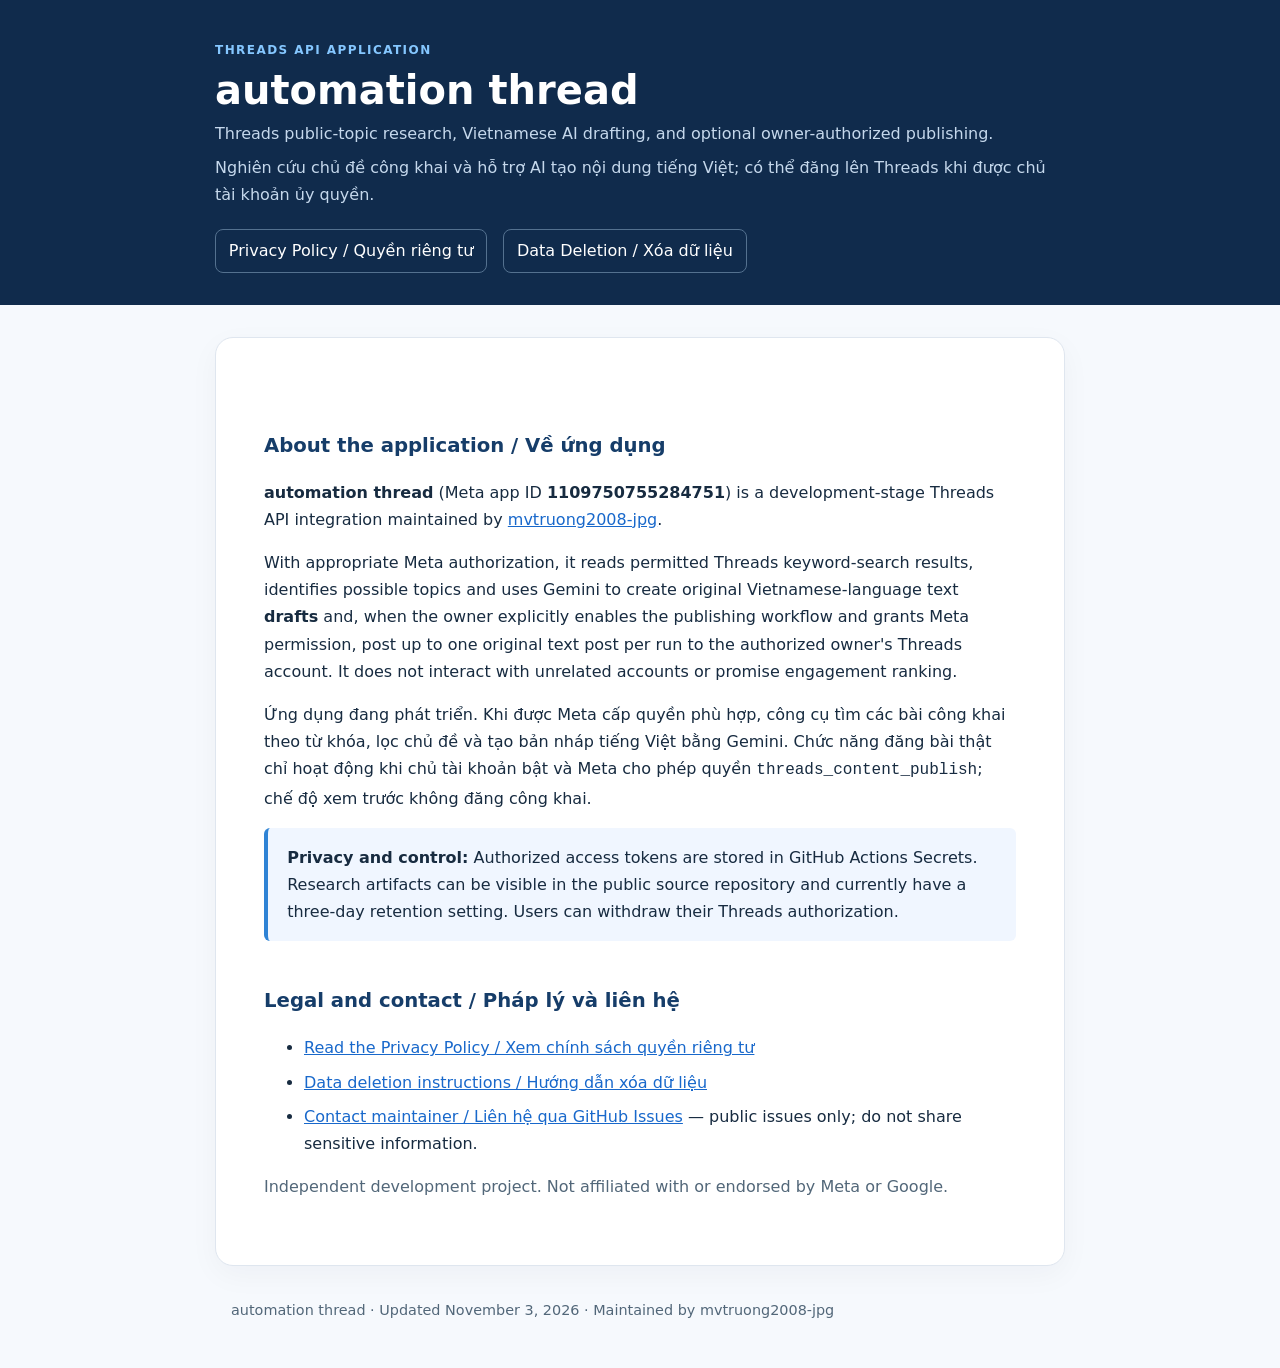
<file: docs/index.html>
<!doctype html>
<html lang="en"><head><meta charset="utf-8"><meta name="viewport" content="width=device-width,initial-scale=1">
<meta name="robots" content="index,follow"><title>automation thread | Official app information</title>
<meta name="description" content="Information, privacy policy and data deletion details for automation thread, a Meta Threads research and AI drafting app.">
<link rel="stylesheet" href="assets/site.css"></head>
<body><header><div class="container">
<div class="eyebrow">Threads API application</div><h1>automation thread</h1>
<p>Threads public-topic research, Vietnamese AI drafting, and optional owner-authorized publishing.</p>
<p>Nghiên cứu chủ đề công khai và hỗ trợ AI tạo nội dung tiếng Việt; có thể đăng lên Threads khi được chủ tài khoản ủy quyền.</p>
<nav><a href="privacy-policy/">Privacy Policy / Quyền riêng tư</a><a href="data-deletion/">Data Deletion / Xóa dữ liệu</a></nav>
</div></header><main>
<h2>About the application / Về ứng dụng</h2>
<p><strong>automation thread</strong> (Meta app ID <strong>1109750755284751</strong>) is a development-stage Threads API integration maintained by <a href="https://github.com/mvtruong2008-jpg">mvtruong2008-jpg</a>.</p>
<p>With appropriate Meta authorization, it reads permitted Threads keyword-search results, identifies possible topics and uses Gemini to create original Vietnamese-language text <strong>drafts</strong> and, when the owner explicitly enables the publishing workflow and grants Meta permission, post up to one original text post per run to the authorized owner's Threads account. It does not interact with unrelated accounts or promise engagement ranking.</p>
<p>Ứng dụng đang phát triển. Khi được Meta cấp quyền phù hợp, công cụ tìm các bài công khai theo từ khóa, lọc chủ đề và tạo bản nháp tiếng Việt bằng Gemini. Chức năng đăng bài thật chỉ hoạt động khi chủ tài khoản bật và Meta cho phép quyền <code>threads_content_publish</code>; chế độ xem trước không đăng công khai.</p>
<div class="notice"><strong>Privacy and control:</strong> Authorized access tokens are stored in GitHub Actions Secrets. Research artifacts can be visible in the public source repository and currently have a three-day retention setting. Users can withdraw their Threads authorization.</div>
<h2>Legal and contact / Pháp lý và liên hệ</h2>
<ul><li><a href="privacy-policy/">Read the Privacy Policy / Xem chính sách quyền riêng tư</a></li>
<li><a href="data-deletion/">Data deletion instructions / Hướng dẫn xóa dữ liệu</a></li>
<li><a href="https://github.com/mvtruong2008-jpg/binance-square-ai-bot/issues">Contact maintainer / Liên hệ qua GitHub Issues</a> — public issues only; do not share sensitive information.</li></ul>
<p class="muted">Independent development project. Not affiliated with or endorsed by Meta or Google.</p>
</main><footer>automation thread · Updated November 3, 2026 · Maintained by mvtruong2008-jpg</footer></body></html>
</file>
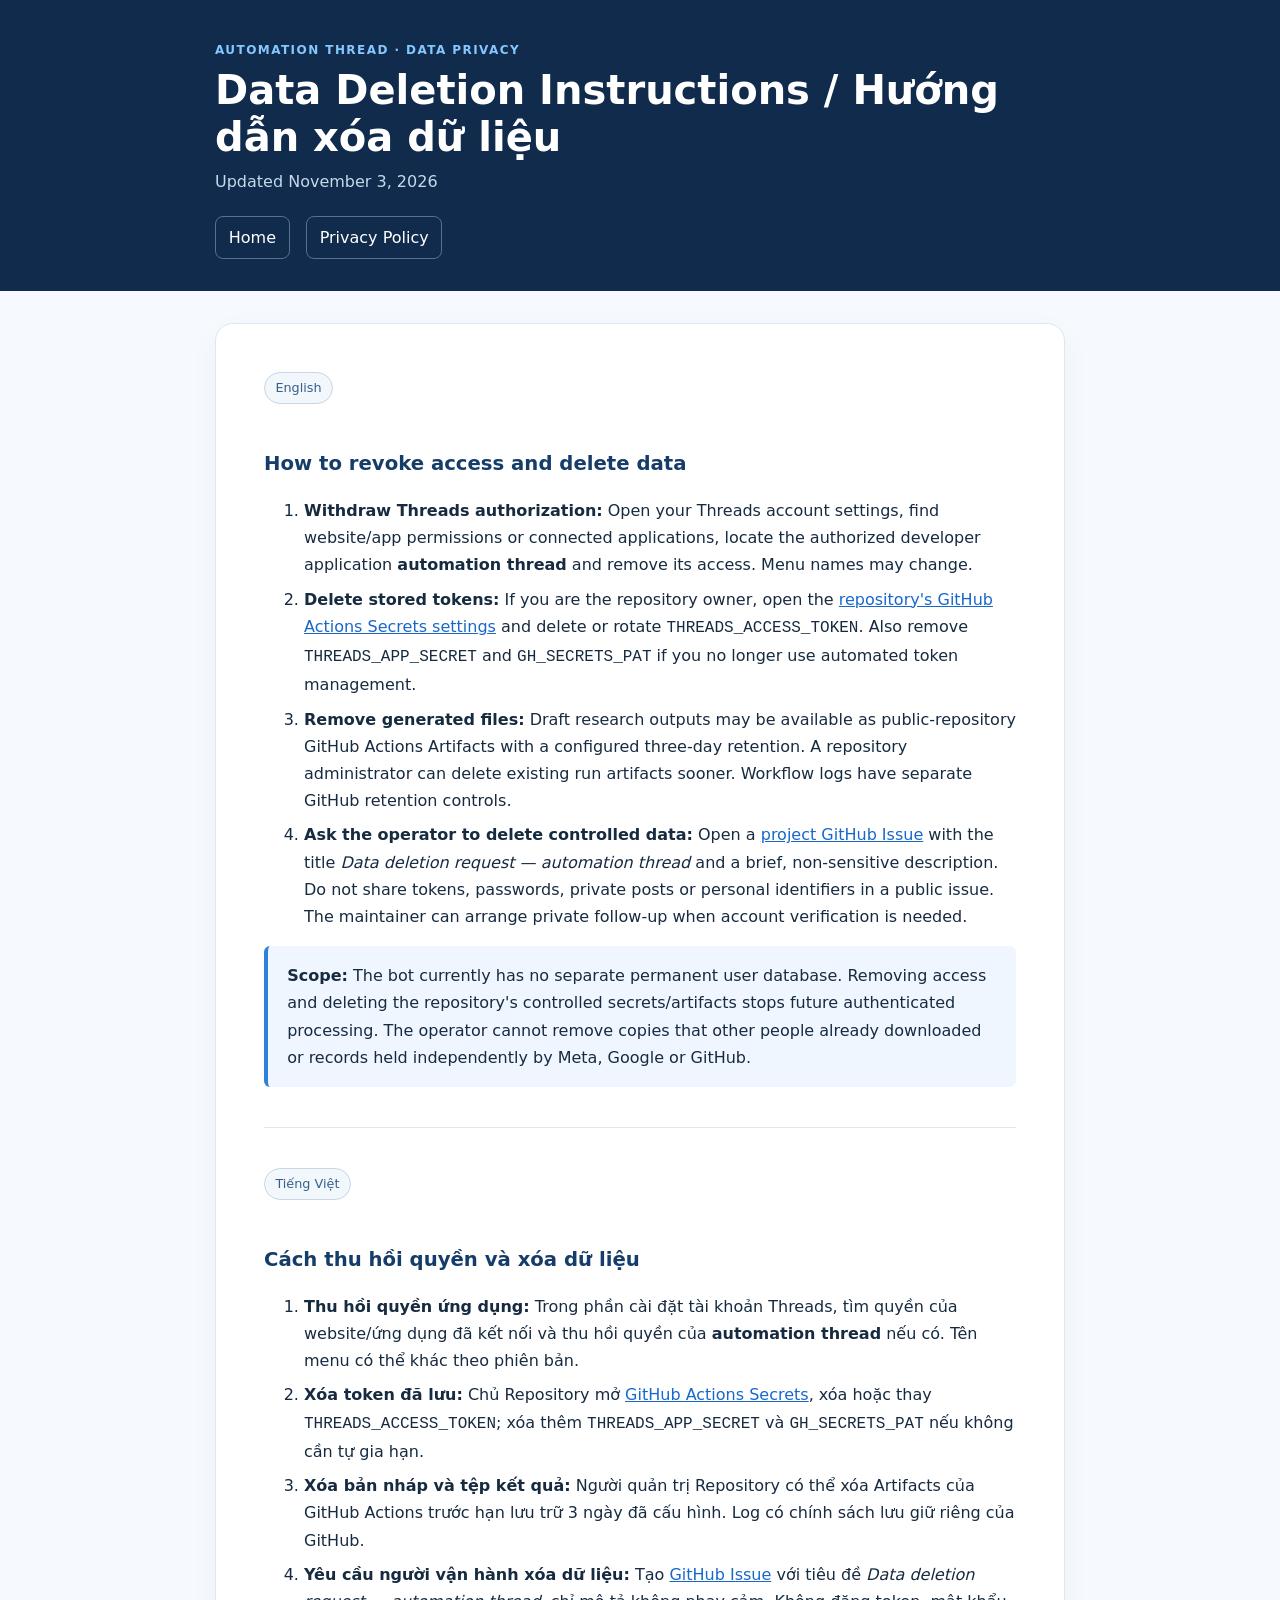
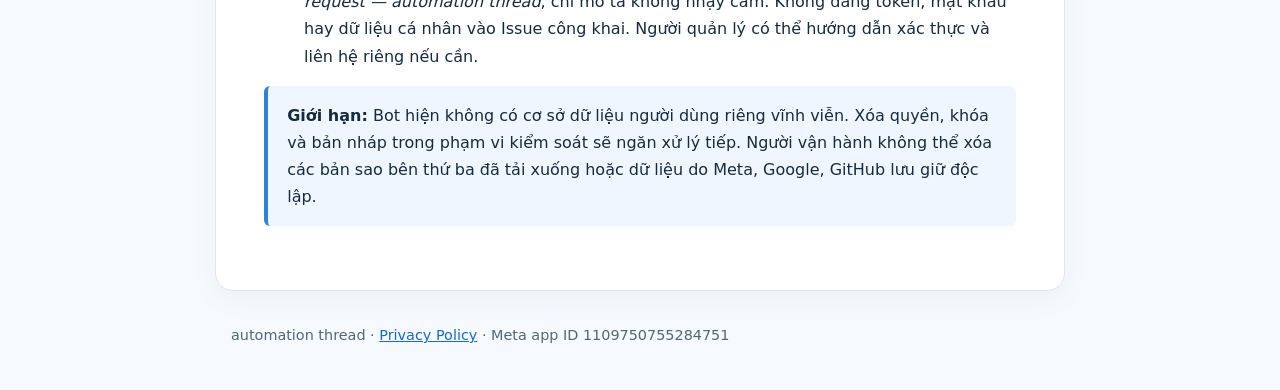
<file: docs/data-deletion/index.html>
<!doctype html><html lang="en"><head><meta charset="utf-8"><meta name="viewport" content="width=device-width,initial-scale=1"><meta name="robots" content="index,follow"><title>Data Deletion | automation thread</title><link rel="stylesheet" href="../assets/site.css"></head><body>
<header><div class="container"><div class="eyebrow">automation thread · Data privacy</div><h1>Data Deletion Instructions / Hướng dẫn xóa dữ liệu</h1><p>Updated November 3, 2026</p><nav><a href="../">Home</a><a href="../privacy-policy/">Privacy Policy</a></nav></div></header>
<main>
<section lang="en"><span class="lang">English</span>
<h2>How to revoke access and delete data</h2>
<ol>
<li><strong>Withdraw Threads authorization:</strong> Open your Threads account settings, find website/app permissions or connected applications, locate the authorized developer application <strong>automation thread</strong> and remove its access. Menu names may change.</li>
<li><strong>Delete stored tokens:</strong> If you are the repository owner, open the <a href="https://github.com/mvtruong2008-jpg/binance-square-ai-bot/settings/secrets/actions">repository's GitHub Actions Secrets settings</a> and delete or rotate <code>THREADS_ACCESS_TOKEN</code>. Also remove <code>THREADS_APP_SECRET</code> and <code>GH_SECRETS_PAT</code> if you no longer use automated token management.</li>
<li><strong>Remove generated files:</strong> Draft research outputs may be available as public-repository GitHub Actions Artifacts with a configured three-day retention. A repository administrator can delete existing run artifacts sooner. Workflow logs have separate GitHub retention controls.</li>
<li><strong>Ask the operator to delete controlled data:</strong> Open a <a href="https://github.com/mvtruong2008-jpg/binance-square-ai-bot/issues">project GitHub Issue</a> with the title <em>Data deletion request — automation thread</em> and a brief, non-sensitive description. Do not share tokens, passwords, private posts or personal identifiers in a public issue. The maintainer can arrange private follow-up when account verification is needed.</li>
</ol>
<p class="notice"><strong>Scope:</strong> The bot currently has no separate permanent user database. Removing access and deleting the repository's controlled secrets/artifacts stops future authenticated processing. The operator cannot remove copies that other people already downloaded or records held independently by Meta, Google or GitHub.</p>
</section><hr>
<section lang="vi"><span class="lang">Tiếng Việt</span><h2>Cách thu hồi quyền và xóa dữ liệu</h2>
<ol><li><strong>Thu hồi quyền ứng dụng:</strong> Trong phần cài đặt tài khoản Threads, tìm quyền của website/ứng dụng đã kết nối và thu hồi quyền của <strong>automation thread</strong> nếu có. Tên menu có thể khác theo phiên bản.</li>
<li><strong>Xóa token đã lưu:</strong> Chủ Repository mở <a href="https://github.com/mvtruong2008-jpg/binance-square-ai-bot/settings/secrets/actions">GitHub Actions Secrets</a>, xóa hoặc thay <code>THREADS_ACCESS_TOKEN</code>; xóa thêm <code>THREADS_APP_SECRET</code> và <code>GH_SECRETS_PAT</code> nếu không cần tự gia hạn.</li>
<li><strong>Xóa bản nháp và tệp kết quả:</strong> Người quản trị Repository có thể xóa Artifacts của GitHub Actions trước hạn lưu trữ 3 ngày đã cấu hình. Log có chính sách lưu giữ riêng của GitHub.</li>
<li><strong>Yêu cầu người vận hành xóa dữ liệu:</strong> Tạo <a href="https://github.com/mvtruong2008-jpg/binance-square-ai-bot/issues">GitHub Issue</a> với tiêu đề <em>Data deletion request — automation thread</em>, chỉ mô tả không nhạy cảm. Không đăng token, mật khẩu hay dữ liệu cá nhân vào Issue công khai. Người quản lý có thể hướng dẫn xác thực và liên hệ riêng nếu cần.</li></ol>
<p class="notice"><strong>Giới hạn:</strong> Bot hiện không có cơ sở dữ liệu người dùng riêng vĩnh viễn. Xóa quyền, khóa và bản nháp trong phạm vi kiểm soát sẽ ngăn xử lý tiếp. Người vận hành không thể xóa các bản sao bên thứ ba đã tải xuống hoặc dữ liệu do Meta, Google, GitHub lưu giữ độc lập.</p>
</section></main><footer>automation thread · <a href="../privacy-policy/">Privacy Policy</a> · Meta app ID 1109750755284751</footer>
</body></html>
</file>
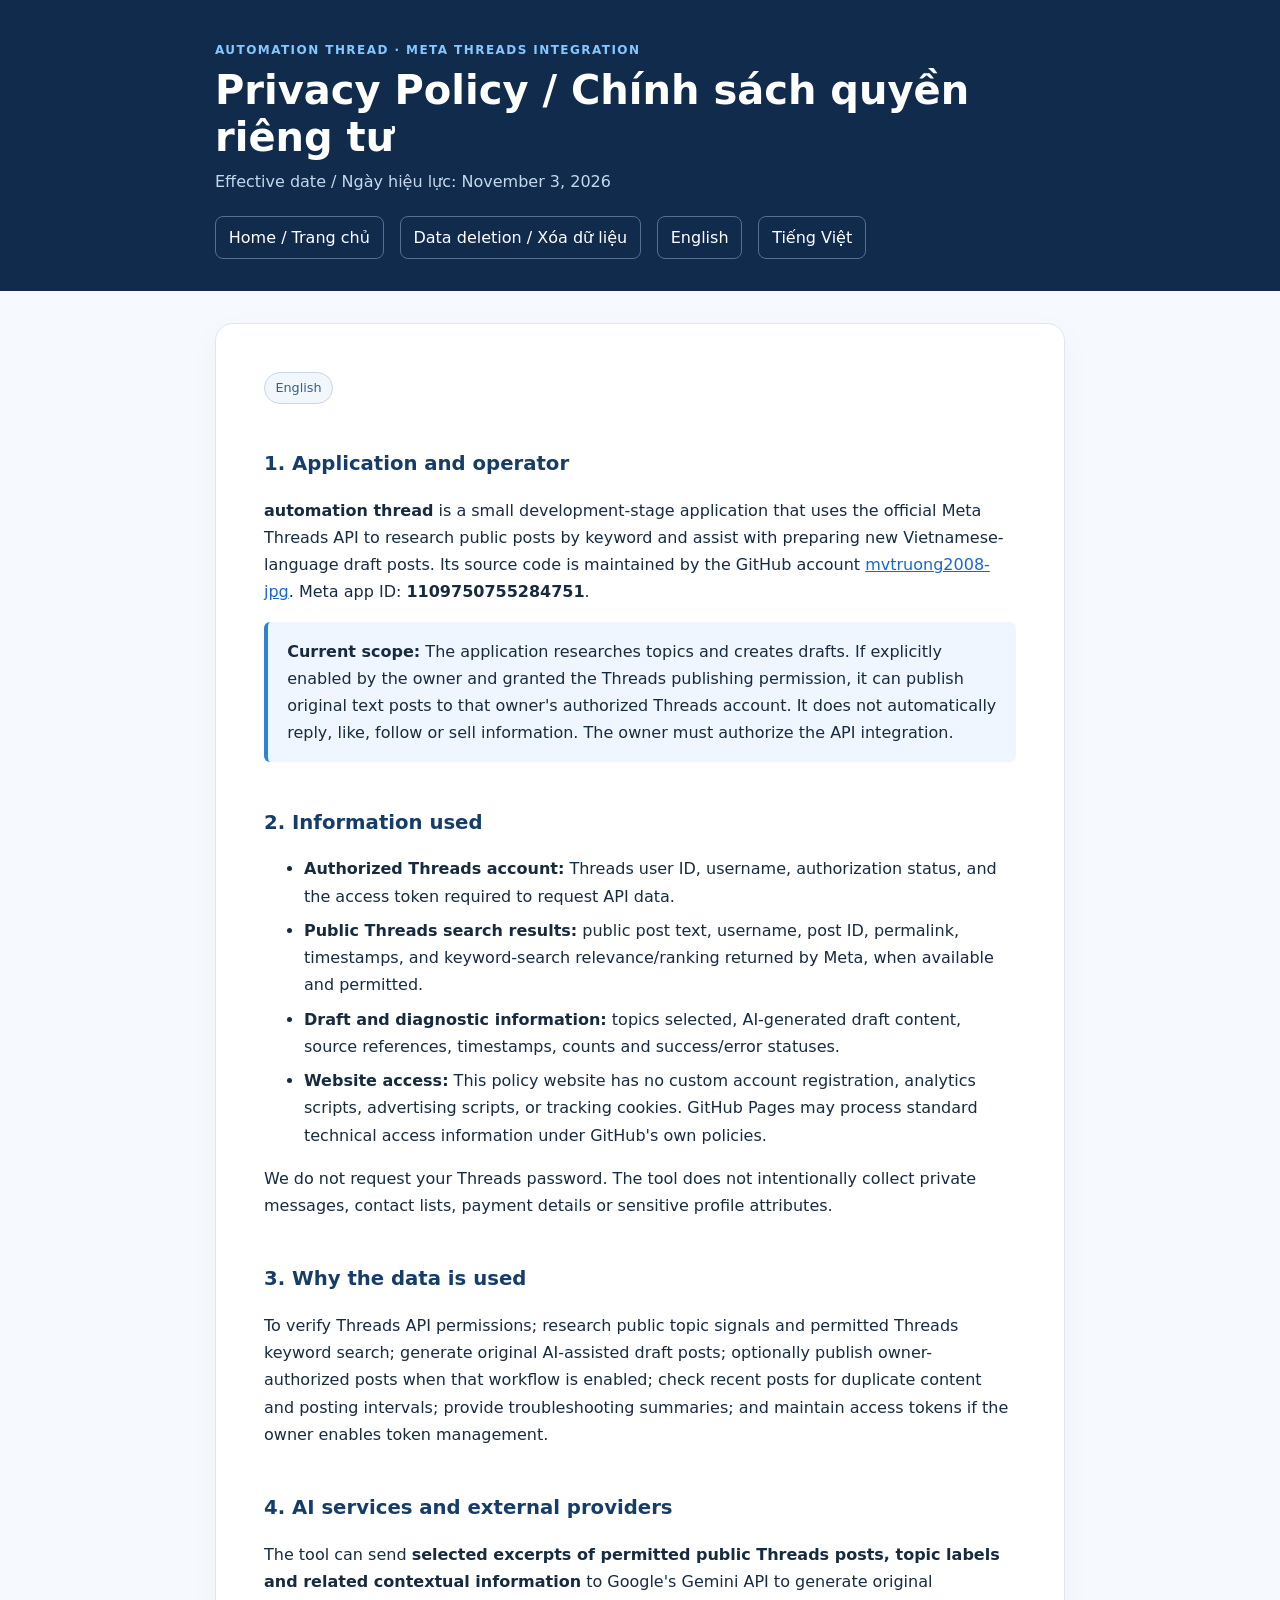
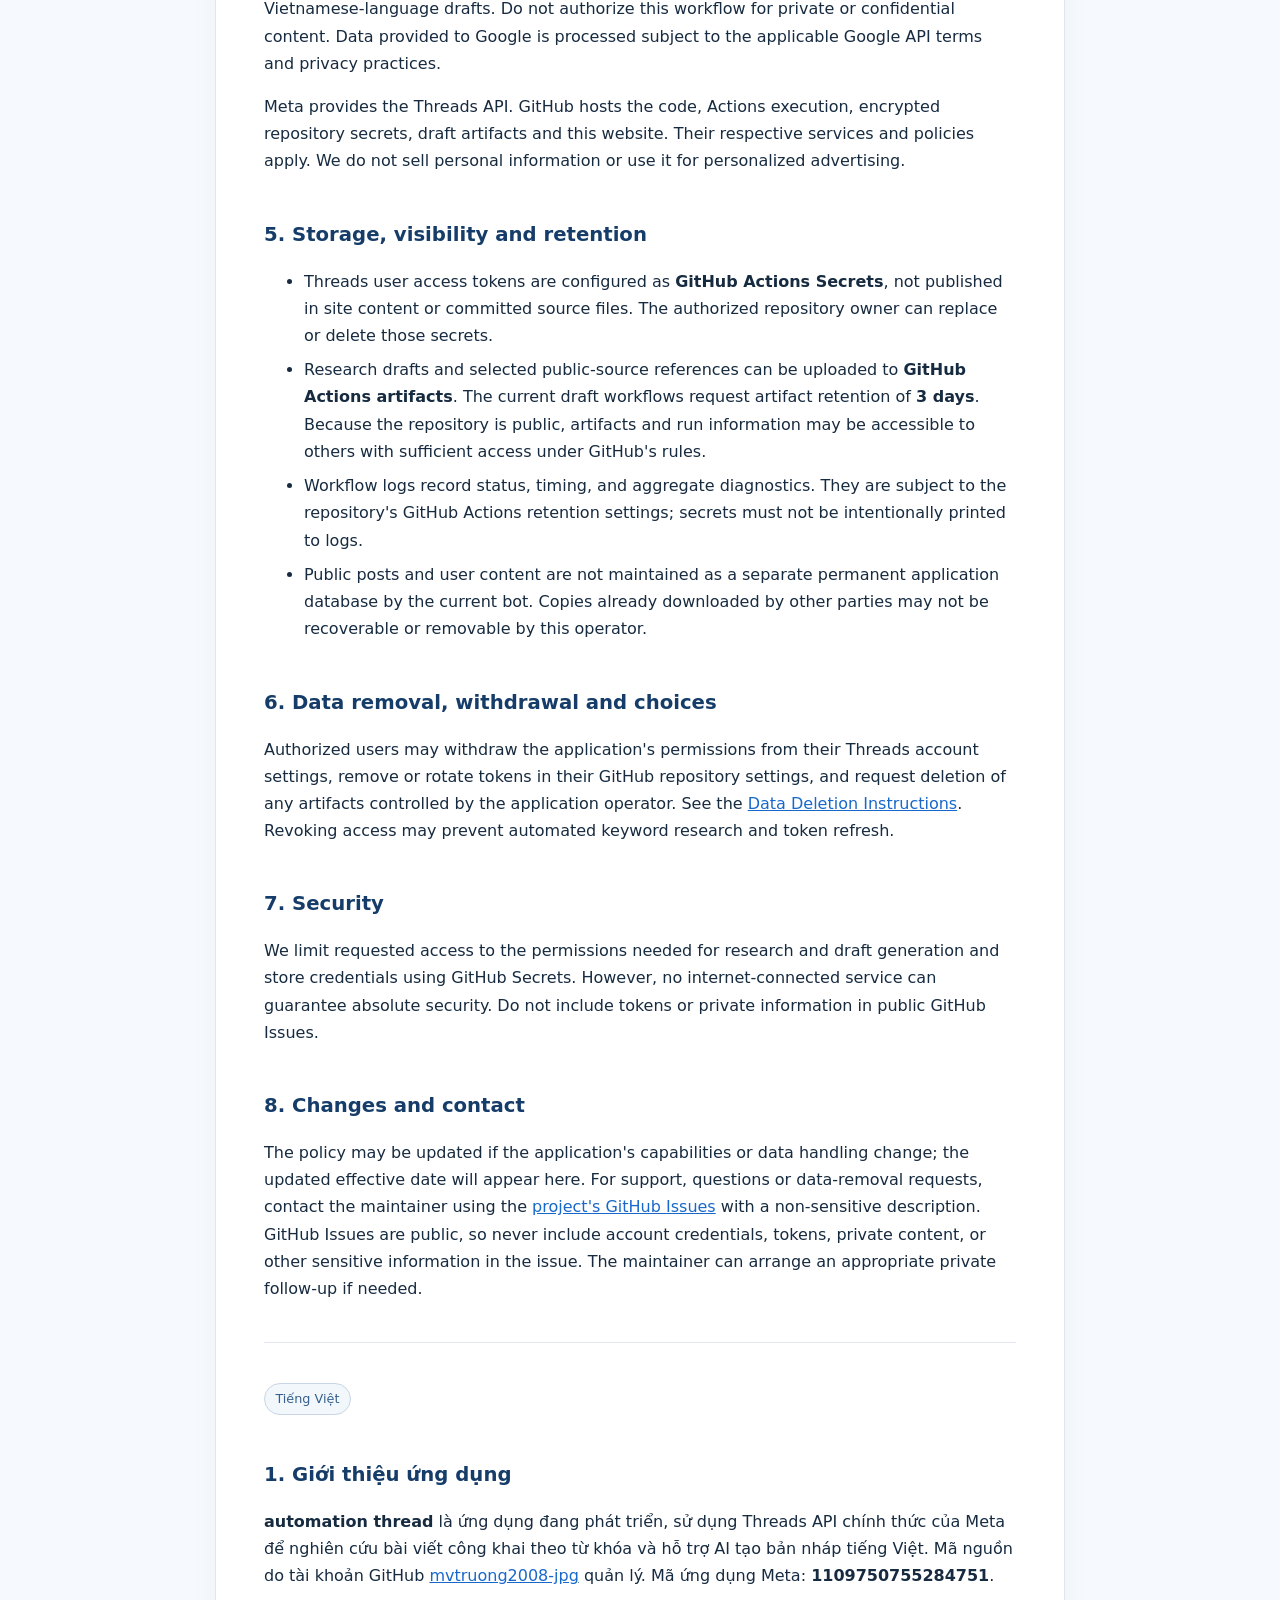
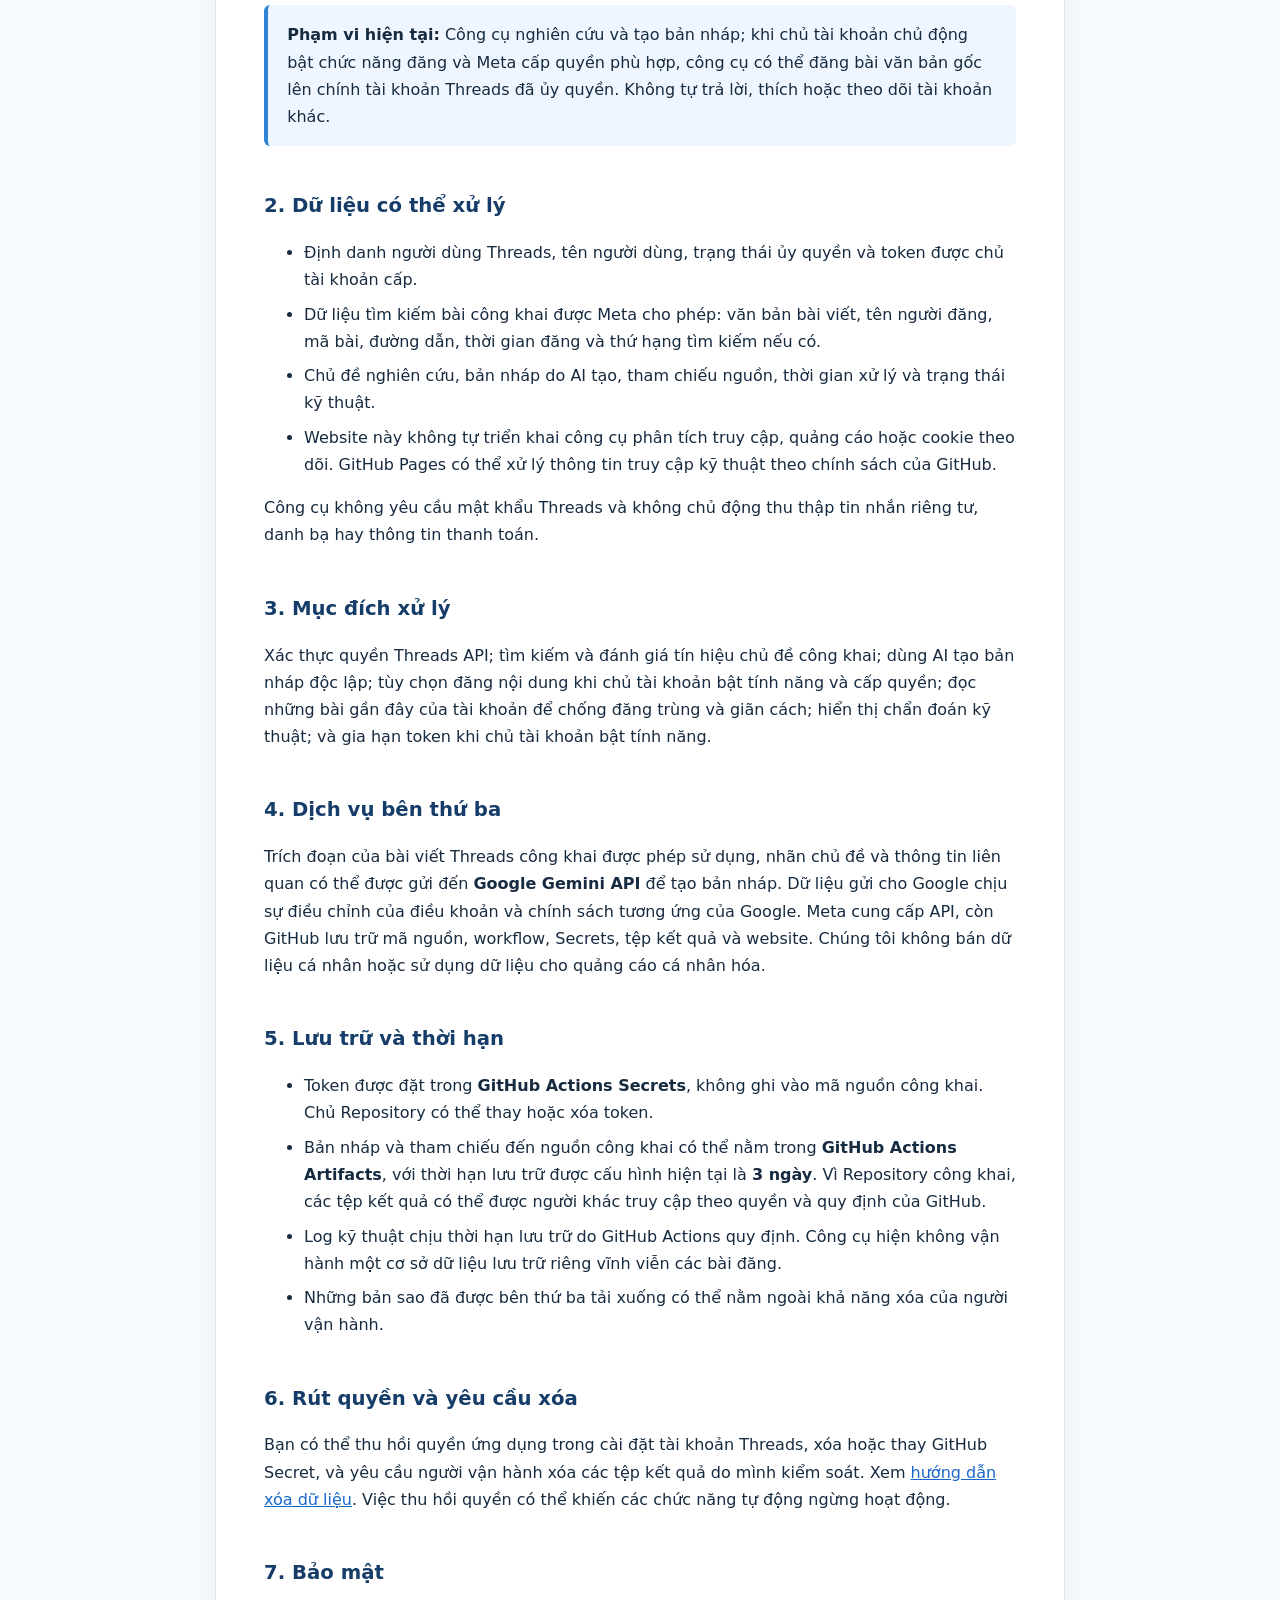
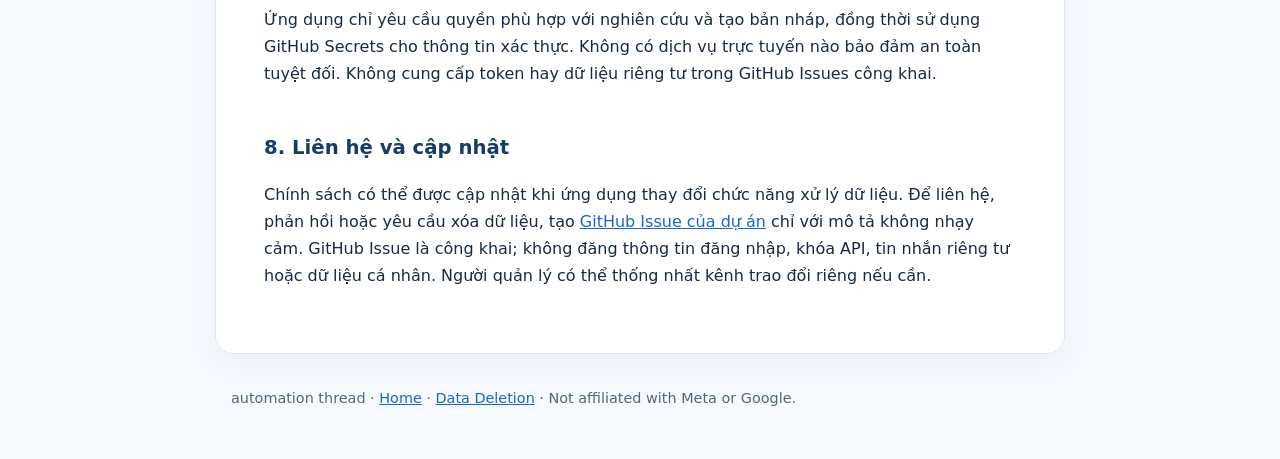
<file: docs/privacy-policy/index.html>
<!doctype html>
<html lang="en">
<head>
<meta charset="utf-8"><meta name="viewport" content="width=device-width,initial-scale=1">
<meta name="robots" content="index,follow">
<title>Privacy Policy | automation thread</title>
<meta name="description" content="Privacy policy of automation thread, a Threads API research and AI-assisted draft tool.">
<link rel="stylesheet" href="../assets/site.css">
</head>
<body>
<header><div class="container"><div class="eyebrow">automation thread · Meta Threads integration</div>
<h1>Privacy Policy / Chính sách quyền riêng tư</h1>
<p>Effective date / Ngày hiệu lực: November 3, 2026</p>
<nav aria-label="Main navigation"><a href="../">Home / Trang chủ</a><a href="../data-deletion/">Data deletion / Xóa dữ liệu</a><a href="#english">English</a><a href="#tieng-viet">Tiếng Việt</a></nav></div></header>
<main>
<section id="english" lang="en"><span class="lang">English</span>
<h2>1. Application and operator</h2>
<p><strong>automation thread</strong> is a small development-stage application that uses the official Meta Threads API to research public posts by keyword and assist with preparing new Vietnamese-language draft posts. Its source code is maintained by the GitHub account <a href="https://github.com/mvtruong2008-jpg">mvtruong2008-jpg</a>. Meta app ID: <strong>1109750755284751</strong>.</p>
<p class="notice"><strong>Current scope:</strong> The application researches topics and creates drafts. If explicitly enabled by the owner and granted the Threads publishing permission, it can publish original text posts to that owner's authorized Threads account. It does not automatically reply, like, follow or sell information. The owner must authorize the API integration.</p>
<h2>2. Information used</h2>
<ul>
<li><strong>Authorized Threads account:</strong> Threads user ID, username, authorization status, and the access token required to request API data.</li>
<li><strong>Public Threads search results:</strong> public post text, username, post ID, permalink, timestamps, and keyword-search relevance/ranking returned by Meta, when available and permitted.</li>
<li><strong>Draft and diagnostic information:</strong> topics selected, AI-generated draft content, source references, timestamps, counts and success/error statuses.</li>
<li><strong>Website access:</strong> This policy website has no custom account registration, analytics scripts, advertising scripts, or tracking cookies. GitHub Pages may process standard technical access information under GitHub's own policies.</li>
</ul>
<p>We do not request your Threads password. The tool does not intentionally collect private messages, contact lists, payment details or sensitive profile attributes.</p>
<h2>3. Why the data is used</h2>
<p>To verify Threads API permissions; research public topic signals and permitted Threads keyword search; generate original AI-assisted draft posts; optionally publish owner-authorized posts when that workflow is enabled; check recent posts for duplicate content and posting intervals; provide troubleshooting summaries; and maintain access tokens if the owner enables token management.</p>
<h2>4. AI services and external providers</h2>
<p>The tool can send <strong>selected excerpts of permitted public Threads posts, topic labels and related contextual information</strong> to Google's Gemini API to generate original Vietnamese-language drafts. Do not authorize this workflow for private or confidential content. Data provided to Google is processed subject to the applicable Google API terms and privacy practices.</p>
<p>Meta provides the Threads API. GitHub hosts the code, Actions execution, encrypted repository secrets, draft artifacts and this website. Their respective services and policies apply. We do not sell personal information or use it for personalized advertising.</p>
<h2>5. Storage, visibility and retention</h2>
<ul>
<li>Threads user access tokens are configured as <strong>GitHub Actions Secrets</strong>, not published in site content or committed source files. The authorized repository owner can replace or delete those secrets.</li>
<li>Research drafts and selected public-source references can be uploaded to <strong>GitHub Actions artifacts</strong>. The current draft workflows request artifact retention of <strong>3 days</strong>. Because the repository is public, artifacts and run information may be accessible to others with sufficient access under GitHub's rules.</li>
<li>Workflow logs record status, timing, and aggregate diagnostics. They are subject to the repository's GitHub Actions retention settings; secrets must not be intentionally printed to logs.</li>
<li>Public posts and user content are not maintained as a separate permanent application database by the current bot. Copies already downloaded by other parties may not be recoverable or removable by this operator.</li>
</ul>
<h2>6. Data removal, withdrawal and choices</h2>
<p>Authorized users may withdraw the application's permissions from their Threads account settings, remove or rotate tokens in their GitHub repository settings, and request deletion of any artifacts controlled by the application operator. See the <a href="../data-deletion/">Data Deletion Instructions</a>. Revoking access may prevent automated keyword research and token refresh.</p>
<h2>7. Security</h2>
<p>We limit requested access to the permissions needed for research and draft generation and store credentials using GitHub Secrets. However, no internet-connected service can guarantee absolute security. Do not include tokens or private information in public GitHub Issues.</p>
<h2>8. Changes and contact</h2>
<p>The policy may be updated if the application's capabilities or data handling change; the updated effective date will appear here. For support, questions or data-removal requests, contact the maintainer using the <a href="https://github.com/mvtruong2008-jpg/binance-square-ai-bot/issues">project's GitHub Issues</a> with a non-sensitive description. GitHub Issues are public, so never include account credentials, tokens, private content, or other sensitive information in the issue. The maintainer can arrange an appropriate private follow-up if needed.</p>
</section>
<hr>
<section id="tieng-viet" lang="vi"><span class="lang">Tiếng Việt</span>
<h2>1. Giới thiệu ứng dụng</h2>
<p><strong>automation thread</strong> là ứng dụng đang phát triển, sử dụng Threads API chính thức của Meta để nghiên cứu bài viết công khai theo từ khóa và hỗ trợ AI tạo bản nháp tiếng Việt. Mã nguồn do tài khoản GitHub <a href="https://github.com/mvtruong2008-jpg">mvtruong2008-jpg</a> quản lý. Mã ứng dụng Meta: <strong>1109750755284751</strong>.</p>
<p class="notice"><strong>Phạm vi hiện tại:</strong> Công cụ nghiên cứu và tạo bản nháp; khi chủ tài khoản chủ động bật chức năng đăng và Meta cấp quyền phù hợp, công cụ có thể đăng bài văn bản gốc lên chính tài khoản Threads đã ủy quyền. Không tự trả lời, thích hoặc theo dõi tài khoản khác.</p>
<h2>2. Dữ liệu có thể xử lý</h2>
<ul>
<li>Định danh người dùng Threads, tên người dùng, trạng thái ủy quyền và token được chủ tài khoản cấp.</li>
<li>Dữ liệu tìm kiếm bài công khai được Meta cho phép: văn bản bài viết, tên người đăng, mã bài, đường dẫn, thời gian đăng và thứ hạng tìm kiếm nếu có.</li>
<li>Chủ đề nghiên cứu, bản nháp do AI tạo, tham chiếu nguồn, thời gian xử lý và trạng thái kỹ thuật.</li>
<li>Website này không tự triển khai công cụ phân tích truy cập, quảng cáo hoặc cookie theo dõi. GitHub Pages có thể xử lý thông tin truy cập kỹ thuật theo chính sách của GitHub.</li>
</ul>
<p>Công cụ không yêu cầu mật khẩu Threads và không chủ động thu thập tin nhắn riêng tư, danh bạ hay thông tin thanh toán.</p>
<h2>3. Mục đích xử lý</h2>
<p>Xác thực quyền Threads API; tìm kiếm và đánh giá tín hiệu chủ đề công khai; dùng AI tạo bản nháp độc lập; tùy chọn đăng nội dung khi chủ tài khoản bật tính năng và cấp quyền; đọc những bài gần đây của tài khoản để chống đăng trùng và giãn cách; hiển thị chẩn đoán kỹ thuật; và gia hạn token khi chủ tài khoản bật tính năng.</p>
<h2>4. Dịch vụ bên thứ ba</h2>
<p>Trích đoạn của bài viết Threads công khai được phép sử dụng, nhãn chủ đề và thông tin liên quan có thể được gửi đến <strong>Google Gemini API</strong> để tạo bản nháp. Dữ liệu gửi cho Google chịu sự điều chỉnh của điều khoản và chính sách tương ứng của Google. Meta cung cấp API, còn GitHub lưu trữ mã nguồn, workflow, Secrets, tệp kết quả và website. Chúng tôi không bán dữ liệu cá nhân hoặc sử dụng dữ liệu cho quảng cáo cá nhân hóa.</p>
<h2>5. Lưu trữ và thời hạn</h2>
<ul>
<li>Token được đặt trong <strong>GitHub Actions Secrets</strong>, không ghi vào mã nguồn công khai. Chủ Repository có thể thay hoặc xóa token.</li>
<li>Bản nháp và tham chiếu đến nguồn công khai có thể nằm trong <strong>GitHub Actions Artifacts</strong>, với thời hạn lưu trữ được cấu hình hiện tại là <strong>3 ngày</strong>. Vì Repository công khai, các tệp kết quả có thể được người khác truy cập theo quyền và quy định của GitHub.</li>
<li>Log kỹ thuật chịu thời hạn lưu trữ do GitHub Actions quy định. Công cụ hiện không vận hành một cơ sở dữ liệu lưu trữ riêng vĩnh viễn các bài đăng.</li>
<li>Những bản sao đã được bên thứ ba tải xuống có thể nằm ngoài khả năng xóa của người vận hành.</li>
</ul>
<h2>6. Rút quyền và yêu cầu xóa</h2>
<p>Bạn có thể thu hồi quyền ứng dụng trong cài đặt tài khoản Threads, xóa hoặc thay GitHub Secret, và yêu cầu người vận hành xóa các tệp kết quả do mình kiểm soát. Xem <a href="../data-deletion/">hướng dẫn xóa dữ liệu</a>. Việc thu hồi quyền có thể khiến các chức năng tự động ngừng hoạt động.</p>
<h2>7. Bảo mật</h2>
<p>Ứng dụng chỉ yêu cầu quyền phù hợp với nghiên cứu và tạo bản nháp, đồng thời sử dụng GitHub Secrets cho thông tin xác thực. Không có dịch vụ trực tuyến nào bảo đảm an toàn tuyệt đối. Không cung cấp token hay dữ liệu riêng tư trong GitHub Issues công khai.</p>
<h2>8. Liên hệ và cập nhật</h2>
<p>Chính sách có thể được cập nhật khi ứng dụng thay đổi chức năng xử lý dữ liệu. Để liên hệ, phản hồi hoặc yêu cầu xóa dữ liệu, tạo <a href="https://github.com/mvtruong2008-jpg/binance-square-ai-bot/issues">GitHub Issue của dự án</a> chỉ với mô tả không nhạy cảm. GitHub Issue là công khai; không đăng thông tin đăng nhập, khóa API, tin nhắn riêng tư hoặc dữ liệu cá nhân. Người quản lý có thể thống nhất kênh trao đổi riêng nếu cần.</p>
</section>
</main>
<footer>automation thread · <a href="../">Home</a> · <a href="../data-deletion/">Data Deletion</a> · Not affiliated with Meta or Google.</footer>
</body></html>
</file>
<file: docs/assets/site.css>
:root {color-scheme:light;--ink:#172b40;--muted:#526779;--blue:#1868cb;--border:#dfe6ef;--bg:#f6f9fd;}
* {box-sizing:border-box;} html{scroll-behavior:smooth;} body{font-family:system-ui,-apple-system,"Segoe UI",Arial,sans-serif;background:var(--bg);color:var(--ink);line-height:1.7;margin:0;}
header{background:#102b4c;color:white;padding:2.5rem 1.3rem 2rem;} header .container{max-width:850px;margin:auto;} header h1{font-size:clamp(1.7rem,5vw,2.5rem);line-height:1.18;margin:.4rem 0;} header p{color:#c5d8ec;margin:.4rem 0;} .eyebrow{letter-spacing:.12em;font-size:.75rem;text-transform:uppercase;font-weight:700;color:#85c7ff;}
main{background:white;max-width:850px;margin:2rem auto;padding:clamp(1.2rem,4vw,3rem);border:1px solid var(--border);border-radius:18px;box-shadow:0 9px 30px rgba(8,28,55,.04);}
h2{font-size:1.23rem;color:#163d69;margin-top:2.5rem;padding-top:.2rem;}h3{font-size:1.05rem;color:#274e78;margin-top:1.5rem;} a{color:var(--blue);}a:hover{text-decoration:none;} p,li{font-size:1rem;}li{margin:.45rem 0;}nav{display:flex;gap:1rem;flex-wrap:wrap;margin-top:1.3rem;} nav a{color:white;text-decoration:none;border:1px solid #54718f;border-radius:8px;padding:.45rem .8rem;}nav a:hover{background:#284b71;}
.notice{background:#f0f6ff;padding:1rem 1.2rem;border-left:4px solid #2f83d5;border-radius:6px;} .muted{color:var(--muted);} .lang{font-size:.8rem;display:inline-block;padding:.25rem .65rem;border:1px solid #c8d6e5;border-radius:20px;color:#35608c;background:#f2f7fc;}
hr{border:0;border-top:1px solid var(--border);margin:2.5rem 0;}footer{max-width:850px;margin:1rem auto 3rem;color:var(--muted);padding:0 1rem;font-size:.9rem;}
@media (max-width:850px){main{margin:1rem .6rem;border-radius:12px;}header{padding:1.6rem 1.2rem;}}
</file>
